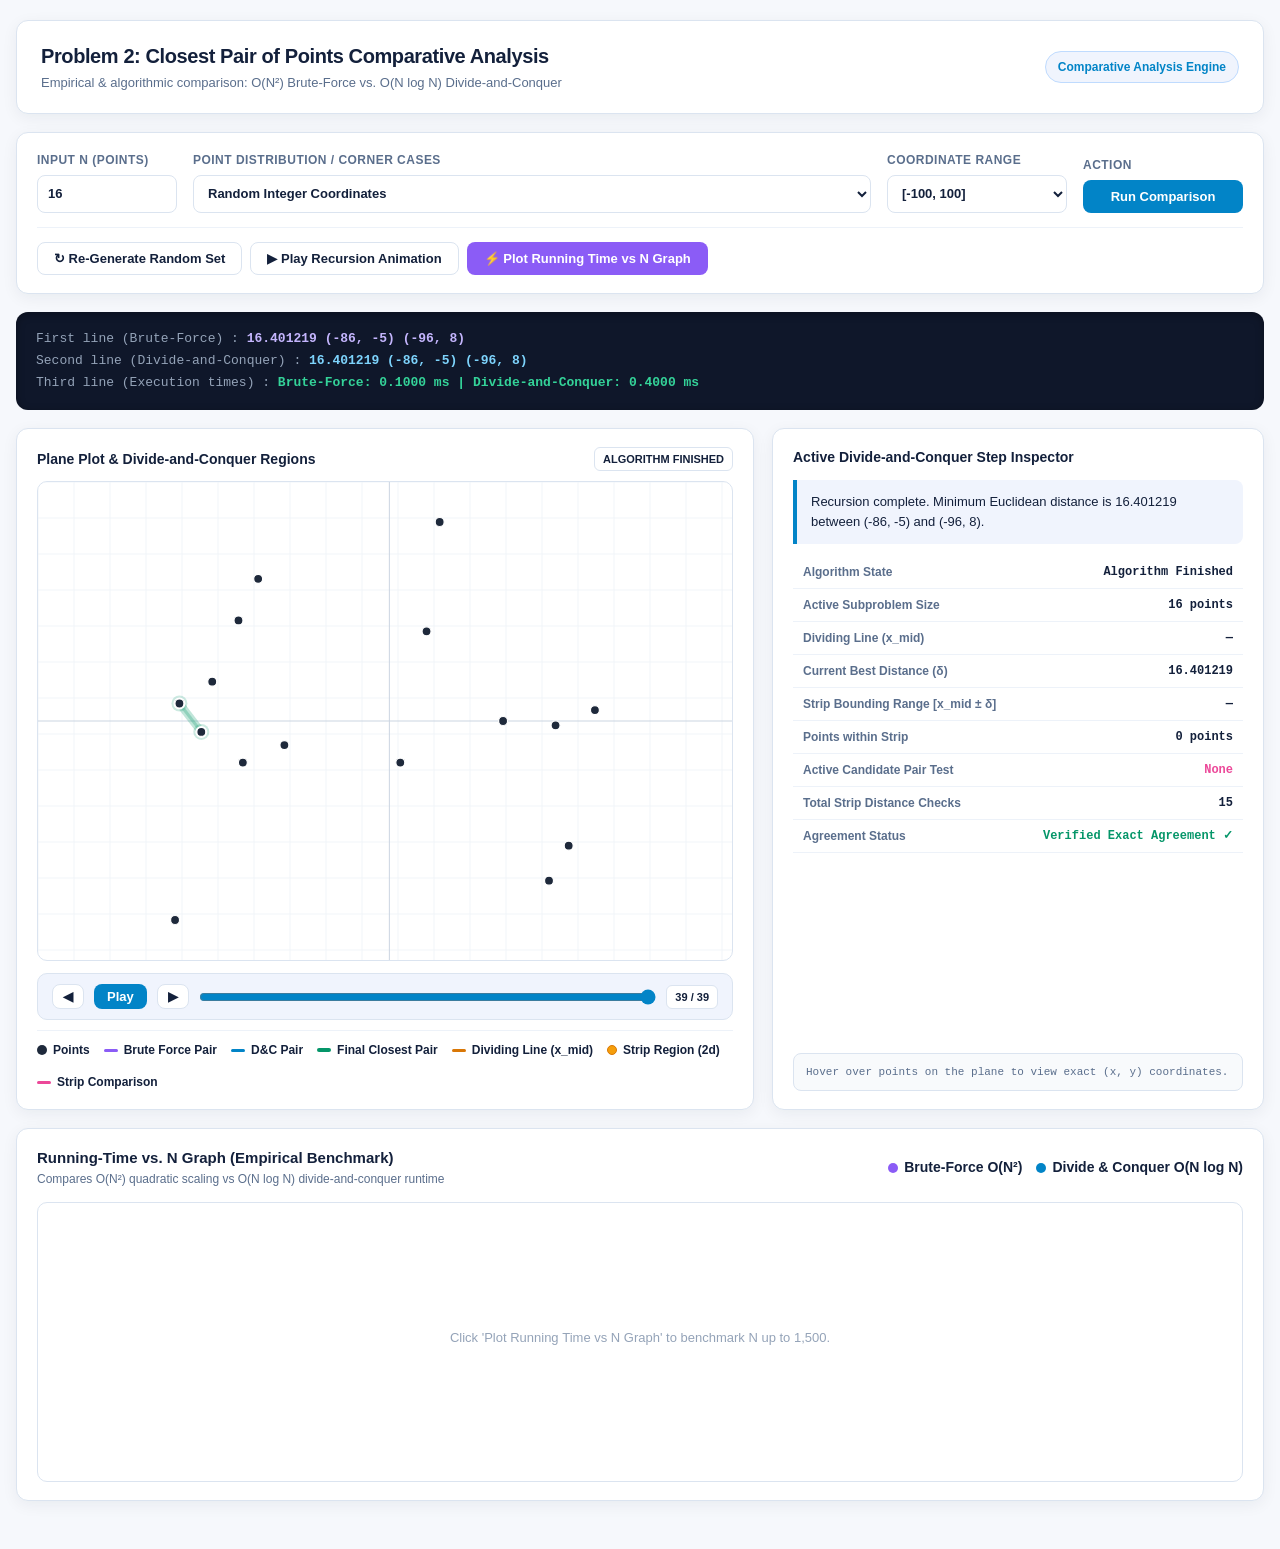
<file: prob2/index.html>
<!doctype html>
<html lang="en">
<head>
  <meta charset="utf-8">
  <meta name="viewport" content="width=device-width, initial-scale=1">
  <title>Problem 2 — Closest Pair of Points Comparative Analysis</title>
  <link rel="stylesheet" href="style.css">
</head>
<body>

<div class="container">

  <!-- Header -->
  <header>
    <div class="title-group">
      <h1>Problem 2: Closest Pair of Points Comparative Analysis</h1>
      <p>Empirical & algorithmic comparison: O(N²) Brute-Force vs. O(N log N) Divide-and-Conquer</p>
    </div>
    <div class="tag">Comparative Analysis Engine</div>
  </header>

  <!-- Input & Corner Cases Controls -->
  <section class="card">
    <div class="controls-grid">
      <div class="field-group">
        <label for="inputN">Input N (Points)</label>
        <input type="number" id="inputN" value="16" min="0" max="2000" step="1">
      </div>

      <div class="field-group">
        <label for="cornerCaseSelector">Point Distribution / Corner Cases</label>
        <select id="cornerCaseSelector">
          <option value="random-int">Random Integer Coordinates</option>
          <option value="random-float">Random Floating-Point Coordinates</option>
          <option value="corner-duplicates">Corner Case: Duplicate Points (Distance = 0.000000)</option>
          <option value="corner-collinear-x">Corner Case: Collinear Points on same X (Vertical)</option>
          <option value="corner-collinear-y">Corner Case: Collinear Points on same Y (Horizontal)</option>
          <option value="corner-n2">Corner Case: Exact N = 2 (Smallest Valid Pair)</option>
          <option value="corner-n1">Corner Case: N = 1 (N &lt; 2 Underflow)</option>
          <option value="corner-n0">Corner Case: N = 0 (Empty Set)</option>
        </select>
      </div>

      <div class="field-group">
        <label for="coordRange">Coordinate Range</label>
        <select id="coordRange">
          <option value="100">[-100, 100]</option>
          <option value="500">[-500, 500]</option>
          <option value="1000">[-1000, 1000]</option>
        </select>
      </div>

      <div class="field-group">
        <label>Action</label>
        <button class="btn-primary" id="btnRun">Run Comparison</button>
      </div>
    </div>

    <div class="btn-row">
      <button class="btn-secondary" id="btnGenOnly">↻ Re-Generate Random Set</button>
      <button class="btn-secondary" id="btnStepAnim">▶ Play Recursion Animation</button>
      <button class="btn-purple" id="btnRunBench">⚡ Plot Running Time vs N Graph</button>
    </div>
  </section>

  <!-- Standard Format Output Terminal Box -->
  <section class="output-box" id="stdOutputBox">
    <div><span class="line-label">First line (Brute-Force)           : </span><span id="bfOut" class="val-bf">Awaiting execution...</span></div>
    <div><span class="line-label">Second line (Divide-and-Conquer)  : </span><span id="dcOut" class="val-dc">Awaiting execution...</span></div>
    <div><span class="line-label">Third line (Execution times)       : </span><span id="timeOut" class="val-time">Awaiting execution...</span></div>
  </section>

  <!-- Visualizer & Live Step Inspector -->
  <section class="viz-grid">
    <!-- Visualizer Canvas & Animation Bar -->
    <div class="card">
      <div class="panel-header-inline">
        <strong style="font-size:14px;">Plane Plot & Divide-and-Conquer Regions</strong>
        <span id="statusBadge" class="anim-badge status-badge-pill">Ready</span>
      </div>

      <div class="canvas-wrap">
        <canvas id="plane"></canvas>
      </div>

      <!-- Animation Bar -->
      <div class="anim-bar">
        <button class="btn-secondary" id="btnPrevStep" style="padding:4px 10px;">◀</button>
        <button class="btn-primary" id="btnPlayPause" style="padding:4px 12px;">Play</button>
        <button class="btn-secondary" id="btnNextStep" style="padding:4px 10px;">▶</button>
        <input type="range" id="animScrubber" min="0" max="0" value="0">
        <span class="anim-badge" id="stepCounter">0 / 0</span>
      </div>

      <!-- Color Legend -->
      <div class="legend-row">
        <div class="legend-item"><span class="color-dot" style="background:#1e293b;"></span> Points</div>
        <div class="legend-item"><span class="color-bar" style="background:var(--bf-color);"></span> Brute Force Pair</div>
        <div class="legend-item"><span class="color-bar" style="background:var(--dc-color);"></span> D&amp;C Pair</div>
        <div class="legend-item"><span class="color-bar" style="background:var(--pair-color);height:4px;"></span> Final Closest Pair</div>
        <div class="legend-item"><span class="color-bar" style="background:var(--split-line);"></span> Dividing Line (x_mid)</div>
        <div class="legend-item"><span class="color-dot" style="background:var(--strip-stroke);border:1px solid #d97706;"></span> Strip Region (2d)</div>
        <div class="legend-item"><span class="color-bar" style="background:var(--candidate-line);"></span> Strip Comparison</div>
      </div>
    </div>

    <!-- Live Execution Telemetry -->
    <div class="card telemetry-card">
      <strong style="font-size:14px;">Active Divide-and-Conquer Step Inspector</strong>

      <div class="step-narrative-box" id="stepNarrative">
        Click "Run Comparison" or step through the animation to inspect active recursion state, bounding strip, and candidates.
      </div>

      <table class="live-stats-table">
        <tbody>
          <tr>
            <td>Algorithm State</td>
            <td id="livePhase">Idle</td>
          </tr>
          <tr>
            <td>Active Subproblem Size</td>
            <td id="liveSubN">0 points</td>
          </tr>
          <tr>
            <td>Dividing Line (x_mid)</td>
            <td id="liveSplitX">—</td>
          </tr>
          <tr>
            <td>Current Best Distance (δ)</td>
            <td id="liveDelta">—</td>
          </tr>
          <tr>
            <td>Strip Bounding Range [x_mid ± δ]</td>
            <td id="liveStripRange">—</td>
          </tr>
          <tr>
            <td>Points within Strip</td>
            <td id="liveStripCount">0 points</td>
          </tr>
          <tr>
            <td>Active Candidate Pair Test</td>
            <td id="livePairTest" style="color:var(--candidate-line);">None</td>
          </tr>
          <tr>
            <td>Total Strip Distance Checks</td>
            <td id="liveOpsTotal">0</td>
          </tr>
          <tr>
            <td>Agreement Status</td>
            <td id="liveAgreement" style="color:var(--pair-color);">—</td>
          </tr>
        </tbody>
      </table>

      <div class="coord-display-box" id="hoverCoordBox">
        Hover over points on the plane to view exact (x, y) coordinates.
      </div>
    </div>
  </section>

  <!-- Running-Time vs N Performance Graph -->
  <section class="card chart-card">
    <div class="chart-head">
      <div>
        <strong style="font-size:15px;">Running-Time vs. N Graph (Empirical Benchmark)</strong>
        <div style="font-size:12px;color:var(--text-muted);">Compares O(N²) quadratic scaling vs O(N log N) divide-and-conquer runtime</div>
      </div>
      <div class="chart-legend-wrap">
        <span class="legend-item"><span class="color-dot" style="background:var(--bf-color);"></span> Brute-Force O(N²)</span>
        <span class="legend-item"><span class="color-dot" style="background:var(--dc-color);"></span> Divide &amp; Conquer O(N log N)</span>
      </div>
    </div>

    <div class="chart-canvas-wrap">
      <canvas id="timeChart"></canvas>
    </div>
  </section>

</div>

<script type="module" src="app.js"></script>
</body>
</html>
</file>
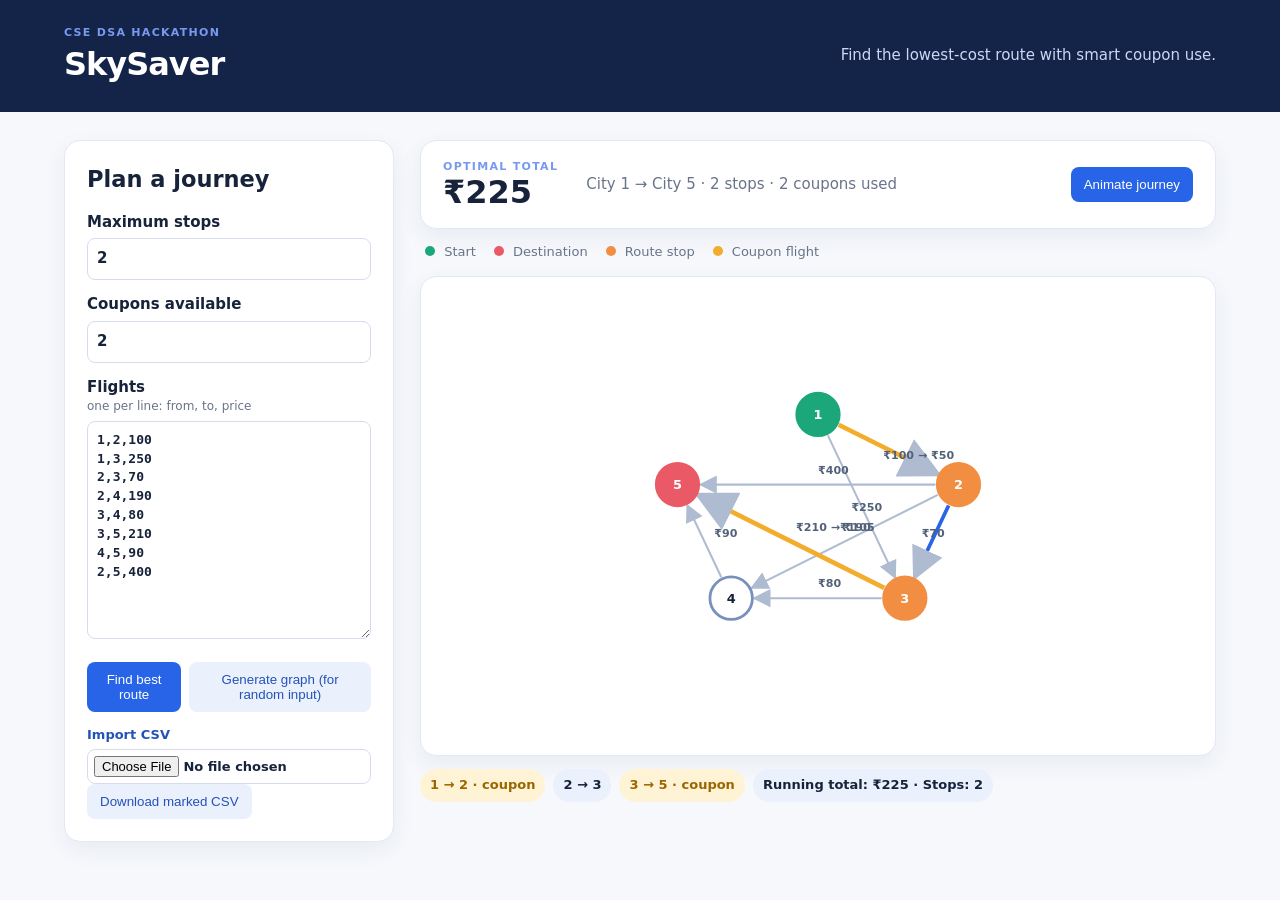
<file: prob3/index.html>
<!doctype html>
<html lang="en">
<head>
  <meta charset="UTF-8" /><meta name="viewport" content="width=device-width, initial-scale=1.0" />
  <title>SkySaver Route Planner</title><link rel="stylesheet" href="styles.css" />
</head>
<body>
  <header><div><span class="eyebrow">CSE DSA HACKATHON</span><h1>SkySaver</h1></div><p>Find the lowest-cost route with smart coupon use.</p></header>
  <main>
    <aside class="panel controls">
      <h2>Plan a journey</h2>
      <label>Maximum stops <input id="stops" type="number" min="0" value="2"></label>
      <label>Coupons available <input id="coupons" type="number" min="0" value="2"></label>
      <label>Flights <span class="hint">one per line: from, to, price</span><textarea id="flights">1,2,100
1,3,250
2,3,70
2,4,190
3,4,80
3,5,210
4,5,90
2,5,400</textarea></label>
      <div class="button-row"><button id="solve">Find best route</button><button id="generate" class="secondary">Generate graph (for random input) </button></div>
      <label class="file-label">Import CSV <input id="csv" type="file" accept=".csv,text/csv"></label>
      <button id="download" class="secondary" disabled>Download marked CSV</button>
    </aside>
    <section class="workspace">
      <div class="panel result"><div><span class="eyebrow">OPTIMAL TOTAL</span><strong id="cost">—</strong></div><div id="summary">Enter flights and find a route.</div><button id="animate" disabled>Animate journey</button></div>
      <div class="legend"><span><i class="start"></i> Start</span><span><i class="end"></i> Destination</span><span><i class="stop"></i> Route stop</span><span><i class="coupon"></i> Coupon flight</span></div>
      <div id="graph" class="panel graph"><p class="empty">Your route map will appear here.</p></div>
      <div id="journey" class="journey"></div>
    </section>
  </main><script src="app.js"></script>
</body>
</html>
</file>
<file: prob2/style.css>
:root {
  --bg-page: #f6f8fc;
  --surface: #ffffff;
  --surface-tint: #f0f4fd;
  --border: #dbe4f0;
  --border-subtle: #edf2f9;
  --text-main: #13203b;
  --text-muted: #5a6e8c;
  
  /* Distinct Functional Colors */
  --bf-color: #8b5cf6;          /* Vivid Violet */
  --bf-tint: rgba(139, 92, 246, 0.12);
  --dc-color: #0284c7;          /* Vivid Azure Blue */
  --dc-tint: rgba(2, 132, 199, 0.12);
  --pair-color: #059669;        /* Vivid Emerald Green */
  --pair-tint: rgba(5, 150, 105, 0.15);
  
  /* Visualization Accents */
  --split-line: #d97706;        /* Amber */
  --strip-fill: rgba(245, 158, 11, 0.12);
  --strip-stroke: #f59e0b;
  --candidate-line: #ec4899;    /* Bright Neon Pink */
  
  --radius: 12px;
  --shadow: 0 4px 16px rgba(19, 32, 59, 0.06);
}

* {
  box-sizing: border-box;
  margin: 0;
  padding: 0;
}

body {
  background: var(--bg-page);
  color: var(--text-main);
  font-family: -apple-system, BlinkMacSystemFont, "Segoe UI", Roboto, "Helvetica Neue", sans-serif;
  font-size: 14px;
  line-height: 1.5;
  padding: 20px 16px 48px;
}

.container {
  max-width: 1280px;
  margin: 0 auto;
  display: flex;
  flex-direction: column;
  gap: 18px;
}

/* Header */
header {
  background: var(--surface);
  border: 1px solid var(--border);
  border-radius: var(--radius);
  padding: 20px 24px;
  box-shadow: var(--shadow);
  display: flex;
  justify-content: space-between;
  align-items: center;
  flex-wrap: wrap;
  gap: 12px;
}

.title-group h1 {
  font-size: 20px;
  font-weight: 800;
  color: var(--text-main);
  letter-spacing: -0.02em;
}

.title-group p {
  color: var(--text-muted);
  font-size: 13px;
  margin-top: 2px;
}

.tag {
  background: var(--surface-tint);
  color: var(--dc-color);
  font-size: 12px;
  font-weight: 700;
  padding: 6px 12px;
  border-radius: 99px;
  border: 1px solid #bfdbfe;
}

/* Cards & Controls */
.card {
  background: var(--surface);
  border: 1px solid var(--border);
  border-radius: var(--radius);
  padding: 18px 20px;
  box-shadow: var(--shadow);
}

.controls-grid {
  display: grid;
  grid-template-columns: 140px 1fr 180px 160px;
  gap: 16px;
  align-items: end;
}

.field-group {
  display: flex;
  flex-direction: column;
  gap: 6px;
}

.field-group label {
  font-size: 12px;
  font-weight: 700;
  color: var(--text-muted);
  text-transform: uppercase;
  letter-spacing: 0.04em;
}

input[type="number"], select {
  height: 38px;
  border: 1px solid var(--border);
  border-radius: 8px;
  padding: 0 10px;
  font-size: 13px;
  color: var(--text-main);
  background: #fff;
  outline: none;
  font-weight: 600;
  transition: border-color 0.15s ease, box-shadow 0.15s ease;
}

input[type="number"]:focus, select:focus {
  border-color: var(--dc-color);
  box-shadow: 0 0 0 3px rgba(2, 132, 199, 0.12);
}

.btn-row {
  display: flex;
  gap: 8px;
  flex-wrap: wrap;
  margin-top: 14px;
  padding-top: 14px;
  border-top: 1px solid var(--border-subtle);
}

button {
  font-family: inherit;
  font-size: 13px;
  font-weight: 700;
  border-radius: 8px;
  padding: 8px 16px;
  cursor: pointer;
  transition: all 0.15s ease;
  border: 1px solid transparent;
}

.btn-primary {
  background: var(--dc-color);
  color: #fff;
}
.btn-primary:hover { background: #0369a1; }

.btn-secondary {
  background: #fff;
  border-color: var(--border);
  color: var(--text-main);
}
.btn-secondary:hover { background: var(--surface-tint); }

.btn-purple {
  background: var(--bf-color);
  color: #fff;
}
.btn-purple:hover { background: #7c3aed; }

button:disabled {
  opacity: 0.55;
  cursor: not-allowed;
}

/* Output Console */
.output-box {
  background: #0f172a;
  border-radius: var(--radius);
  padding: 16px 20px;
  color: #e2e8f0;
  font-family: "JetBrains Mono", ui-monospace, SFMono-Regular, Menlo, monospace;
  font-size: 13px;
  line-height: 1.7;
  box-shadow: inset 0 2px 8px rgba(0, 0, 0, 0.3);
}

.output-box .line-label {
  color: #94a3b8;
  user-select: none;
}
.output-box .val-bf { color: #c4b5fd; font-weight: 700; }
.output-box .val-dc { color: #7dd3fc; font-weight: 700; }
.output-box .val-time { color: #34d399; font-weight: 700; }

/* Visualizer Layout */
.viz-grid {
  display: grid;
  grid-template-columns: 1.5fr 1fr;
  gap: 18px;
}

.panel-header-inline {
  display: flex;
  justify-content: space-between;
  align-items: center;
  margin-bottom: 10px;
}

.status-badge-pill {
  background: #e0f2fe;
  color: var(--dc-color);
}

.canvas-wrap {
  position: relative;
  width: 100%;
  height: 480px;
  border: 1px solid var(--border);
  border-radius: 10px;
  background: #ffffff;
  overflow: hidden;
}

canvas#plane {
  display: block;
  width: 100%;
  height: 100%;
}

/* Animation Bar */
.anim-bar {
  display: flex;
  align-items: center;
  gap: 10px;
  margin-top: 12px;
  background: var(--surface-tint);
  border: 1px solid var(--border);
  padding: 10px 14px;
  border-radius: 10px;
  flex-wrap: wrap;
}

.anim-bar input[type="range"] {
  flex: 1;
  min-width: 120px;
  accent-color: var(--dc-color);
  cursor: pointer;
}

.anim-badge {
  font-size: 11px;
  font-weight: 800;
  text-transform: uppercase;
  background: #fff;
  padding: 3px 8px;
  border-radius: 6px;
  border: 1px solid var(--border);
  color: var(--text-main);
}

/* Live Telemetry Panel */
.telemetry-card {
  display: flex;
  flex-direction: column;
  gap: 12px;
}

.step-narrative-box {
  background: var(--surface-tint);
  border-left: 4px solid var(--dc-color);
  padding: 12px 14px;
  border-radius: 0 8px 8px 0;
  font-size: 13px;
  min-height: 64px;
  display: flex;
  align-items: center;
  font-weight: 500;
}

.live-stats-table {
  width: 100%;
  border-collapse: collapse;
  font-size: 12px;
}

.live-stats-table td {
  padding: 7px 10px;
  border-bottom: 1px solid var(--border-subtle);
}

.live-stats-table td:first-child {
  color: var(--text-muted);
  font-weight: 600;
  width: 48%;
}

.live-stats-table td:last-child {
  font-weight: 700;
  text-align: right;
  font-family: ui-monospace, monospace;
}

.coord-display-box {
  margin-top: auto;
  padding: 10px 12px;
  background: #f8fafc;
  border: 1px solid var(--border);
  border-radius: 8px;
  font-size: 11px;
  color: var(--text-muted);
  font-family: monospace;
}

/* Color Legend */
.legend-row {
  display: flex;
  gap: 14px;
  flex-wrap: wrap;
  font-size: 12px;
  margin-top: 10px;
  padding-top: 10px;
  border-top: 1px solid var(--border-subtle);
}

.legend-item {
  display: flex;
  align-items: center;
  gap: 6px;
  font-weight: 600;
}

.color-dot {
  width: 10px;
  height: 10px;
  border-radius: 50%;
}

.color-bar {
  width: 14px;
  height: 3px;
  border-radius: 2px;
}

/* Chart Canvas Section */
.chart-card {
  display: flex;
  flex-direction: column;
  gap: 14px;
}

.chart-head {
  display: flex;
  justify-content: space-between;
  align-items: center;
  flex-wrap: wrap;
  gap: 10px;
}

.chart-legend-wrap {
  display: flex;
  gap: 14px;
  align-items: center;
}

.chart-canvas-wrap {
  width: 100%;
  height: 280px;
  border: 1px solid var(--border);
  border-radius: 10px;
  background: #fff;
  overflow: hidden;
}

canvas#timeChart {
  display: block;
  width: 100%;
  height: 100%;
}

/* Responsiveness */
@media (max-width: 900px) {
  .controls-grid { grid-template-columns: 1fr 1fr; }
  .viz-grid { grid-template-columns: 1fr; }
}

@media (max-width: 550px) {
  .controls-grid { grid-template-columns: 1fr; }
}
</file>
<file: prob3/styles.css>
:root{--ink:#17233b;--muted:#69738a;--blue:#2864e8;--sky:#eef4ff;--gold:#f2ad2c;--green:#1ca77a;--red:#ea5966;--orange:#f28e42}*{box-sizing:border-box}body{margin:0;font:15px/1.45 Inter,system-ui,sans-serif;color:var(--ink);background:#f6f8fc}header{min-height:112px;padding:24px max(5vw,32px);display:flex;align-items:center;justify-content:space-between;background:#142449;color:#fff}h1,h2,p{margin:0}h1{font-size:32px;letter-spacing:-1px}header p{color:#cbd8f4}.eyebrow{display:block;font-weight:800;letter-spacing:1.3px;font-size:11px;color:#779af1}.panel{background:#fff;border:1px solid #e2e8f4;border-radius:16px;box-shadow:0 8px 22px #1c335010}main{display:grid;grid-template-columns:330px 1fr;gap:26px;padding:28px max(5vw,32px)}.controls{padding:22px}.controls h2{margin-bottom:16px}label{display:block;font-weight:700;margin:14px 0 0}input,textarea{width:100%;margin-top:5px;border:1px solid #d5ddec;border-radius:8px;padding:9px;font:inherit;color:var(--ink)}textarea{height:218px;resize:vertical;font-family:ui-monospace,monospace;font-size:13px}.hint{display:block;font-weight:400;color:var(--muted);font-size:12px}.button-row{display:flex;gap:8px;margin-top:16px}button{border:0;border-radius:8px;padding:10px 13px;background:var(--blue);color:#fff;font:700 14px inherit;cursor:pointer}button.secondary{background:#eaf0fc;color:#2453b8}button:disabled{opacity:.45;cursor:not-allowed}.file-label{color:#2453b8;font-size:13px}.file-label input{padding:6px}.workspace{min-width:0}.result{padding:18px 22px;display:flex;gap:28px;align-items:center}.result strong{display:block;font-size:32px;line-height:1.1}.result #summary{flex:1;color:var(--muted)}.legend{display:flex;flex-wrap:wrap;gap:18px;padding:14px 5px;color:var(--muted);font-size:13px}.legend i{display:inline-block;width:10px;height:10px;border-radius:50%;margin-right:5px}.start{background:var(--green)}.end{background:var(--red)}.stop{background:var(--orange)}.coupon{background:var(--gold)}.graph{height:480px;overflow:hidden}.graph svg{width:100%;height:100%}.empty{text-align:center;padding-top:210px;color:var(--muted)}.edge{stroke:#aebbd0;stroke-width:2.2}.edge.path{stroke:var(--blue);stroke-width:4}.edge.coupon{stroke:var(--gold);stroke-width:5}.edge.active{filter:drop-shadow(0 0 4px #f2ad2c)}.edge-label{fill:#526179;font-size:12px;font-weight:700}.node circle{fill:#fff;stroke:#7890bd;stroke-width:3}.node text{fill:var(--ink);font-size:14px;font-weight:800;text-anchor:middle;dominant-baseline:central}.node.start circle{fill:var(--green);stroke:var(--green)}.node.end circle{fill:var(--red);stroke:var(--red)}.node.stop circle{fill:var(--orange);stroke:var(--orange)}.node.start text,.node.end text,.node.stop text{fill:#fff}.journey{display:flex;gap:8px;flex-wrap:wrap;margin-top:13px}.chip{background:#eaf0fc;padding:7px 10px;border-radius:99px;font-size:13px;font-weight:700}.chip.gold{background:#fff3d5;color:#9b6500}@media(max-width:800px){header{display:block}header p{margin-top:8px}main{grid-template-columns:1fr;padding:16px}.graph{height:390px}.result{flex-wrap:wrap}}
</file>
